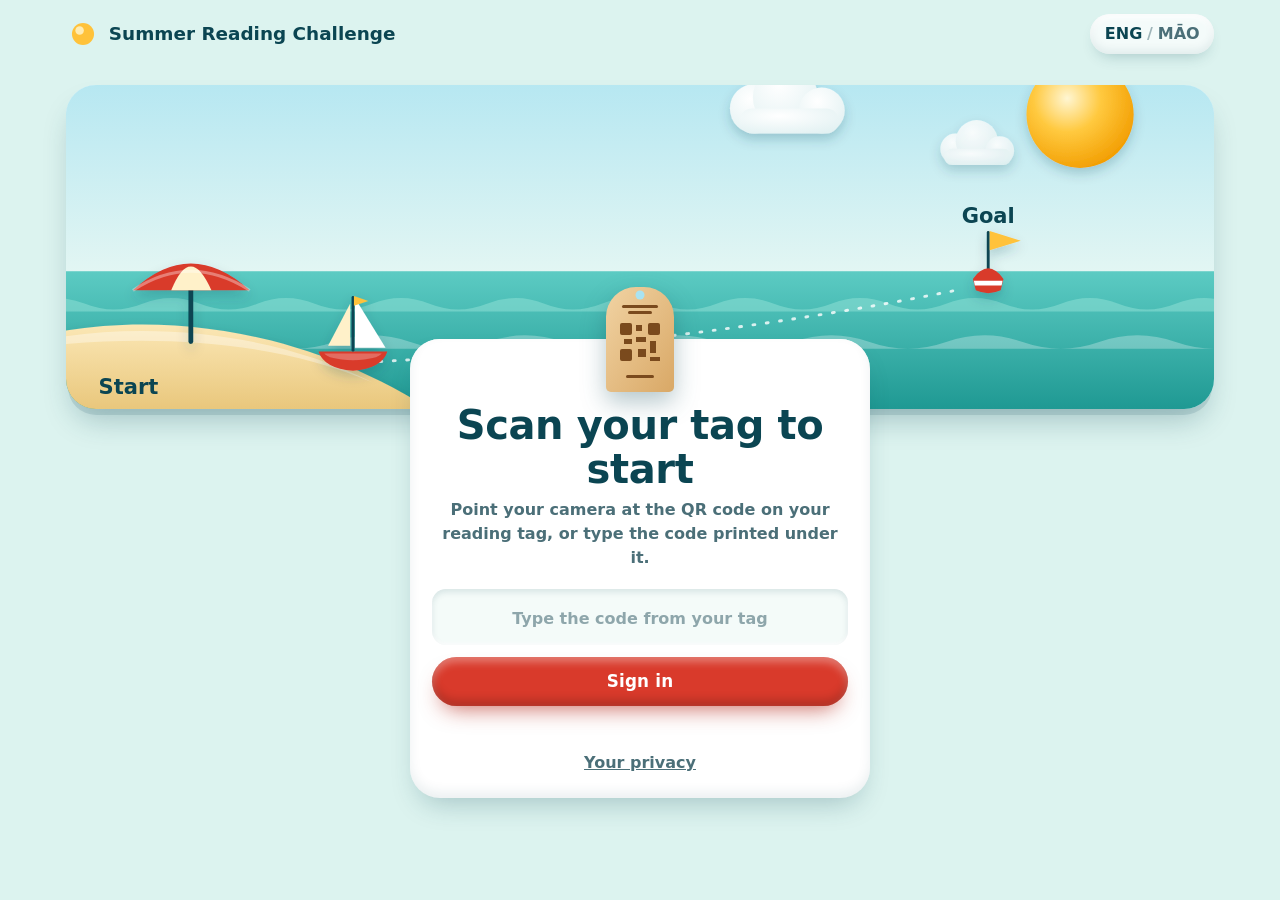
<file: public/index.html>
<!DOCTYPE html>
<html lang="en">
<head>
  <meta charset="UTF-8" />
  <meta http-equiv="Content-Security-Policy" content="default-src 'self'; script-src 'self'; style-src 'self' https://fonts.googleapis.com; font-src https://fonts.gstatic.com; img-src 'self' data: blob:; connect-src 'self' https://egvxyzdipuyixqtmeqkk.supabase.co; media-src 'self' blob: mediastream:; object-src 'none'; base-uri 'none'; form-action 'self'" />
  <meta name="viewport" content="width=device-width, initial-scale=1, viewport-fit=cover" />
  <meta name="referrer" content="no-referrer" />
  <meta name="theme-color" content="#a9e3f1" />
  <title>Summer Reading Challenge</title>
  <link rel="icon" href="data:image/svg+xml,%3Csvg xmlns='http://www.w3.org/2000/svg' viewBox='0 0 100 100'%3E%3Ctext y='.9em' font-size='90'%3E%E2%98%80%EF%B8%8F%3C/text%3E%3C/svg%3E" />
  <link rel="preconnect" href="https://fonts.googleapis.com">
  <link rel="preconnect" href="https://fonts.gstatic.com" crossorigin>
  <link href="https://fonts.googleapis.com/css2?family=Fredoka:wght@500;600;700&family=Nunito:wght@400;600;700;800&display=swap" rel="stylesheet">
  <link rel="stylesheet" href="css/style.css" />
  <script src="vendor/supabase.js" defer></script>
</head>
<body class="login-page">
  <header class="site-header">
    <div class="header-content">
      <p class="wordmark">
        <svg class="wordmark-sun" viewBox="0 0 40 40" aria-hidden="true"><circle cx="20" cy="20" r="13" fill="#ffc23a"/><circle cx="16" cy="16" r="5" fill="#fff6d2" opacity="0.8"/></svg>
        <span data-i18n="appTitle">Summer Reading Challenge</span>
      </p>
      <button id="langToggle" class="floating-lang-toggle" type="button" aria-label="Change language / Huri reo">
        <span data-lang-opt="en">ENG</span><span class="divider">/</span><span data-lang-opt="mi">MĀO</span>
      </button>
    </div>
  </header>

  <div class="coast"><div class="coast-frame" id="coast"></div></div>

  <main class="login-card card">
    <!-- A clay version of the bamboo reading tag -->
    <svg class="tag-pic" viewBox="0 0 76 112" aria-hidden="true">
      <defs>
        <linearGradient id="bamboo" x1="0" y1="0" x2="1" y2="1"><stop offset="0" stop-color="#f1d3a3"/><stop offset="1" stop-color="#d9a866"/></linearGradient>
      </defs>
      <path d="M4 34 A30 30 0 0 1 34 4 H42 A30 30 0 0 1 72 34 V104 A5 5 0 0 1 67 109 H9 A5 5 0 0 1 4 104 Z" fill="url(#bamboo)"/>
      <circle cx="38" cy="12" r="4.5" fill="#a9e3f1"/>
      <g fill="#7a4a1d">
        <rect x="20" y="22" width="36" height="3" rx="1.5"/><rect x="26" y="28" width="24" height="3" rx="1.5"/>
        <rect x="18" y="40" width="12" height="12" rx="2"/><rect x="46" y="40" width="12" height="12" rx="2"/><rect x="18" y="66" width="12" height="12" rx="2"/>
        <rect x="34" y="42" width="6" height="6"/><rect x="34" y="54" width="10" height="5"/><rect x="48" y="58" width="6" height="12"/>
        <rect x="22" y="56" width="8" height="5"/><rect x="36" y="66" width="8" height="8"/><rect x="48" y="74" width="10" height="4"/>
        <rect x="24" y="92" width="28" height="3" rx="1.5"/>
      </g>
    </svg>
    <h1 data-i18n="loginTitle">Scan your tag to start</h1>
    <p class="lead" data-i18n="loginHelp">Point your camera at the QR code on your reading tag, or type the code printed under it.</p>

    <form id="codeForm" class="stack" autocomplete="off">
      <label class="sr-only" for="codeInput">Tag code</label>
      <input id="codeInput" class="code-input" inputmode="text" autocapitalize="characters"
             spellcheck="false" maxlength="24" data-i18n-placeholder="codePlaceholder" required />
      <button id="signInBtn" class="btn btn-primary" type="submit" data-i18n="signIn">Sign in</button>
      <p id="loginMessage" class="message" role="status" aria-live="polite"></p>
    </form>
    <a class="privacy-link" href="privacy.html" data-i18n="privacyLink">Your privacy</a>

    <div id="setupWarning" class="notice hidden">
      Supabase isn’t set up yet. Edit <code>js/config.js</code> (see the README).
    </div>
  </main>

  <script type="module" src="js/login.js"></script>
</body>
</html>
</file>
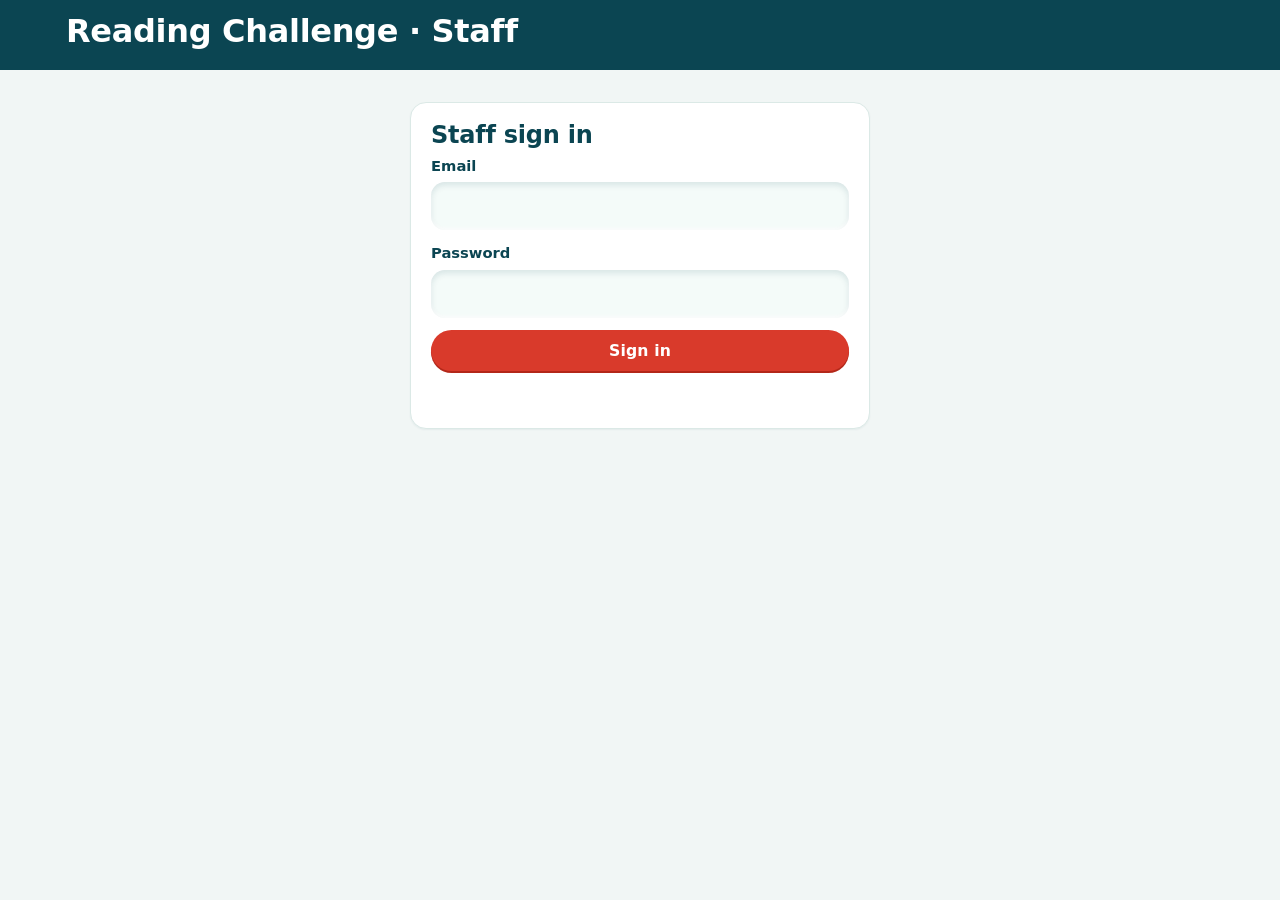
<file: public/admin.html>
<!DOCTYPE html>
<html lang="en">
<head>
  <meta charset="UTF-8" />
  <meta http-equiv="Content-Security-Policy" content="default-src 'self'; script-src 'self'; style-src 'self' https://fonts.googleapis.com; font-src https://fonts.gstatic.com; img-src 'self' data: blob:; connect-src 'self' https://egvxyzdipuyixqtmeqkk.supabase.co; media-src 'self' blob: mediastream:; object-src 'none'; base-uri 'none'; form-action 'self'" />
  <meta name="viewport" content="width=device-width, initial-scale=1" />
  <meta name="referrer" content="no-referrer" />
  <meta name="robots" content="noindex" />
  <title>Reading Challenge Admin</title>
  <link rel="preconnect" href="https://fonts.googleapis.com">
  <link rel="preconnect" href="https://fonts.gstatic.com" crossorigin>
  <link href="https://fonts.googleapis.com/css2?family=Fredoka:wght@500;600;700&family=Nunito:wght@400;600;700;800&display=swap" rel="stylesheet">
  <link rel="stylesheet" href="css/style.css" />
  <script src="vendor/supabase.js" defer></script>
  <script src="vendor/qrcode.js" defer></script>
</head>
<body class="admin">
  <header class="site-header no-print">
    <div class="header-content">
      <h1>Reading Challenge · Staff</h1>
      <div class="header-actions">
        <span id="staffEmail" class="muted"></span>
        <button id="adminSignOut" class="btn btn-ghost hidden" type="button">Sign out</button>
      </div>
    </div>
  </header>

  <main id="signInView" class="login-card card no-print hidden">
    <h2>Staff sign in</h2>
    <form id="staffForm" class="stack">
      <label>Email <input id="staffEmailInput" type="email" autocomplete="username" required /></label>
      <label>Password <input id="staffPassword" type="password" autocomplete="current-password" required /></label>
      <button class="btn btn-primary" type="submit">Sign in</button>
      <p id="staffMessage" class="message" role="status"></p>
    </form>
  </main>

  <main id="adminView" class="admin-main hidden">
    <nav class="tabs no-print" role="tablist" aria-label="Staff sections">
      <button role="tab" data-tab="today" class="active">Today</button>
      <button role="tab" data-tab="desk">Desk</button>
      <button role="tab" data-tab="prizes">Prizes</button>
      <button role="tab" data-tab="readers">Readers</button>
      <button role="tab" data-tab="content">Content</button>
      <button role="tab" data-tab="settings">Settings</button>
    </nav>

    <!-- ===================== TODAY ===================== -->
    <section data-panel="today" class="panel no-print">
      <div id="todayStats" class="kpis"></div>

      <div class="grid grid-even">
        <div class="card">
          <div class="card-head"><h3>Prizes to hand out</h3><span id="todayPrizeCount" class="pill"></span></div>
          <p class="tiny-note">When a winner comes in, scan their tag at the <strong>Desk</strong> to hand it over.</p>
          <ul id="todayPrizes" class="list rows"></ul>
          <button class="btn btn-small btn-secondary spaced" type="button" data-goto="prizes">All prizes</button>
        </div>

        <div class="card">
          <div class="card-head">
            <h3>Check new names and titles</h3>
            <label class="sr-only" for="recentDays">Period</label>
            <select id="recentDays">
              <option value="1">Last 24 hours</option>
              <option value="3">Last 3 days</option>
              <option value="7">Last 7 days</option>
            </select>
          </div>
          <p class="field-label">Display names</p>
          <ul id="todayNames" class="list rows"></ul>
          <p class="field-label spaced">Book titles</p>
          <ul id="todayTitles" class="list rows"></ul>
        </div>
      </div>

      <div id="todayDeletedCard" class="card hidden">
        <h3>Deleted accounts</h3>
        <p class="tiny-note">Kids who deleted their account. Restore within 14 days if it was a mistake or someone else used their tag.</p>
        <ul id="todayDeleted" class="list rows"></ul>
      </div>
    </section>

    <!-- ===================== DESK ===================== -->
    <section data-panel="desk" class="panel no-print hidden">
      <div class="desk">
        <div class="card stack desk-scan">
          <h3>Scan a tag</h3>
          <form id="scanForm" class="input-row" autocomplete="off">
            <label class="sr-only" for="scanInput">Tag code</label>
            <input id="scanInput" class="grow code-input" placeholder="Scan or type a tag code" spellcheck="false" />
            <button class="btn btn-sea" type="submit">Find</button>
          </form>
          <div class="input-row">
            <button id="cameraBtn" class="btn btn-secondary btn-small" type="button">📷 Use camera</button>
            <label class="check"><input id="instantMode" type="checkbox" /> Add the bonus straight after each scan</label>
          </div>
          <video id="scanVideo" class="scan-video hidden" playsinline muted></video>
          <p id="scanMessage" class="message" role="status" aria-live="polite"></p>
          <div class="find-name">
            <label class="field-label" for="nameSearch">No tag with them? Find them by name</label>
            <input id="nameSearch" type="search" placeholder="Type a display name or note…" autocomplete="off" spellcheck="false" />
            <ul id="nameResults" class="list name-results"></ul>
          </div>
        </div>

        <div class="card stack desk-reader">
          <div class="reader-head">
            <div class="grow">
              <h3 id="awardWho">Nobody selected</h3>
              <p id="awardInfo" class="muted">Scan a tag, or find someone by name, to give bonus minutes or hand over a prize.</p>
            </div>
            <span id="deskBadge" class="pill hidden"></span>
          </div>
          <p id="awardMessage" class="message ok" role="status" aria-live="polite"></p>

          <div id="prizePanel" class="hidden">
            <p class="field-label">Prizes</p>
            <ul id="readerPrizes" class="list rows"></ul>
          </div>

          <form id="awardForm" class="desk-bonus hidden">
            <p class="field-label">Bonus minutes for…</p>
            <div class="chips" id="reasonChips"></div>
            <div class="input-row">
              <label class="sr-only" for="reasonInput">Reason</label>
              <input id="reasonInput" class="grow" maxlength="80" placeholder="Or type a reason" />
              <label class="sr-only" for="bonusInput">Minutes</label>
              <input id="bonusInput" class="narrow" type="number" min="1" max="300" />
            </div>
            <div class="chips" id="bonusChips"></div>
            <button id="awardBtn" class="btn btn-primary" type="submit" disabled>Add bonus</button>
          </form>

          <details id="givePrizeBox" class="fold hidden">
            <summary>Give this reader a prize</summary>
            <form id="givePrizeForm" class="input-row spaced" autocomplete="off">
              <label class="grow">Prize <input id="givePrizeInput" maxlength="120" placeholder="e.g. Book voucher" /></label>
              <label>Collect by <input id="givePrizeDate" type="date" /></label>
              <button class="btn btn-sea" type="submit">Give prize</button>
            </form>
            <p id="prizeMessage" class="message ok" role="status" aria-live="polite"></p>
          </details>
        </div>
      </div>

      <details class="card fold">
        <summary><strong>Recent bonus minutes</strong></summary>
        <ul id="bonusList" class="list rows spaced"></ul>
      </details>
    </section>

    <!-- ===================== PRIZES ===================== -->
    <section data-panel="prizes" class="panel no-print hidden">
      <div class="card">
        <div class="card-head"><h3>Waiting to be collected</h3><span id="openCount" class="pill"></span></div>
        <p class="tiny-note">Overdue first. To hand one over, scan the winner's tag at the <strong>Desk</strong>.
          To give a prize to one reader, open them at the Desk, or tick readers on the Leaderboard.</p>
        <label class="sr-only" for="prizeFilter">Filter</label>
        <input id="prizeFilter" placeholder="Filter by name, note or prize…" />
        <ul id="openPrizes" class="list rows spaced"></ul>
      </div>

      <form id="drawForm" class="card stack" autocomplete="off">
        <h3>Run a prize draw</h3>
        <p class="tiny-note">Picks winners at random from readers who have chosen a name and logged reading.
          Winners see a “You won” message and bring their tag to the desk.</p>
        <div class="input-row">
          <label class="grow">Prize <input name="prize" maxlength="120" placeholder="e.g. $20 book voucher" required /></label>
          <label>Winners <input name="count" type="number" min="1" max="100" value="1" required /></label>
          <label>Collect by <input name="collectBy" type="date" /></label>
        </div>
        <div class="input-row">
          <label>Minimum minutes <input name="min" type="number" min="0" value="0" /></label>
          <label>Read in the last … days <input name="days" type="number" min="1" placeholder="any time" /></label>
        </div>
        <label class="check"><input name="weighted" type="checkbox" /> More minutes = more chances</label>
        <label class="check"><input name="exclude" type="checkbox" checked /> Skip readers who already won a draw</label>
        <div class="input-row">
          <button class="btn btn-primary" type="submit">Draw winners</button>
          <span id="drawPreview" class="pill"></span>
        </div>
        <p id="drawMessage" class="message" role="status" aria-live="polite"></p>
      </form>

      <details class="card fold">
        <summary><strong>History</strong>: every draw and prize, including cancelled ones</summary>
        <div id="drawList" class="stack spaced"></div>
      </details>
    </section>

    <!-- ===================== READERS ===================== -->
    <section data-panel="readers" class="panel hidden">
      <div class="subtabs no-print" role="tablist" aria-label="Readers views">
        <button type="button" role="tab" data-sub="board" aria-selected="true">Leaderboard</button>
        <button type="button" role="tab" data-sub="tags" aria-selected="false">All tags &amp; new tags</button>
      </div>

      <div data-subpanel="board">
        <div class="card no-print">
          <div class="card-head">
            <h3>Leaderboard</h3>
            <label>Show
              <select id="boardPeriod">
                <option value="">Whole summer (what kids see)</option>
                <option value="7">Last 7 days</option>
                <option value="14">Last 14 days</option>
                <option value="30">Last 30 days</option>
              </select>
            </label>
          </div>
          <p class="tiny-note">Tick readers to give them a prize or bonus minutes together. Only readers with a name and minutes appear here.</p>
          <div class="input-row">
            <input id="boardSearch" type="search" class="grow" placeholder="Find a name or note…" autocomplete="off" />
            <span class="muted">Tick top</span>
            <button class="btn btn-small" type="button" data-top="3">3</button>
            <button class="btn btn-small" type="button" data-top="5">5</button>
            <button class="btn btn-small" type="button" data-top="10">10</button>
            <button id="boardClear" class="btn btn-small" type="button">Clear</button>
          </div>
          <div class="table-wrap spaced">
            <table id="boardTable">
              <thead><tr><th><span class="sr-only">Select</span></th><th>#</th><th>Name</th><th>Minutes</th><th>Prizes</th><th></th></tr></thead>
              <tbody></tbody>
            </table>
          </div>
        </div>

        <div id="boardBar" class="card board-bar no-print hidden" aria-live="polite">
          <p class="field-label" id="boardPicked"></p>
          <form id="boardPrizeForm" class="input-row" autocomplete="off">
            <label class="grow">Give them a prize <input id="boardPrize" maxlength="120" placeholder="e.g. Top reader this week" /></label>
            <label>Collect by <input id="boardPrizeDate" type="date" /></label>
            <button class="btn btn-sea" type="submit">Give prize</button>
          </form>
          <form id="boardBonusForm" class="input-row" autocomplete="off">
            <label class="grow">Or bonus minutes for <input id="boardReason" maxlength="80" placeholder="e.g. Book review" list="presetReasons" /></label>
            <label>Minutes <input id="boardMinutes" type="number" min="1" max="300" value="10" /></label>
            <button class="btn btn-primary" type="submit">Add bonus</button>
          </form>
          <datalist id="presetReasons"></datalist>
          <p id="boardMessage" class="message ok" role="status"></p>
        </div>
      </div>

      <div data-subpanel="tags" class="hidden">
        <div class="card no-print">
          <h3>Make new tags</h3>
          <p id="siteUrlNote" class="tiny-note"></p>
          <form id="createForm" class="input-row">
            <label>How many <input id="createCount" type="number" min="1" max="500" value="10" required /></label>
            <label class="grow">Note (staff only, e.g. branch or batch) <input id="createNote" maxlength="200" /></label>
            <label>Make
              <select id="outputMode">
                <option value="laser">Laser tags (SVG)</option>
                <option value="paper">Paper cards (print)</option>
                <option value="both">Both</option>
              </select>
            </label>
            <button class="btn btn-primary" type="submit">Create</button>
          </form>
          <details class="fold">
            <summary>Laser tag settings</summary>
            <div class="input-row">
              <label>Tag width (mm) <input id="tagWidth" type="number" min="25" max="80" step="0.5" /></label>
              <label>Bed width (mm) <input id="bedWidth" type="number" min="50" max="2000" /></label>
              <label>Bed height (mm) <input id="bedHeight" type="number" min="50" max="2000" /></label>
              <label class="check"><input id="showCode" type="checkbox" /> Typed code under QR</label>
            </div>
            <p class="tiny-note" id="laserFit"></p>
          </details>
          <p class="tiny-note">Codes are shown only once, right after you create them. Save the laser files or print straight away.
            A lost tag can be replaced with “New card” below.</p>
        </div>

        <div id="laserOutput" class="card no-print hidden"></div>

        <div class="card no-print">
          <input id="readerSearch" placeholder="Search name or note…" />
          <div class="table-wrap spaced">
            <table id="readersTable">
              <thead><tr><th>Name</th><th>Note</th><th>Minutes</th><th>Last read</th><th>Created</th><th></th></tr></thead>
              <tbody></tbody>
            </table>
          </div>
        </div>

        <div id="readerLogs" class="card no-print hidden"></div>
      </div>

      <div id="printSheet" class="print-sheet"></div>
    </section>

    <!-- ===================== CONTENT ===================== -->
    <section data-panel="content" class="panel no-print hidden">
      <div class="subtabs" role="tablist" aria-label="Content">
        <button type="button" role="tab" data-sub="bingo" aria-selected="true">Bingo</button>
        <button type="button" role="tab" data-sub="news" aria-selected="false">News</button>
        <button type="button" role="tab" data-sub="books" aria-selected="false">Books</button>
        <button type="button" role="tab" data-sub="words" aria-selected="false">Blocked words</button>
      </div>

      <div data-subpanel="bingo" class="card">
        <div class="card-head">
          <h3>Bingo board</h3>
          <span id="bingoSaveMessage" class="message ok" role="status"></span>
          <button id="bingoSave" class="btn btn-primary btn-small" type="button" disabled>Save changes</button>
        </div>
        <p class="tiny-note">Edit any square, then press Save changes. Changed rows are highlighted. Leave te reo fields empty to show English.
          Changing a bonus only affects squares ticked from now on.</p>
        <div class="table-wrap">
          <table id="bingoTable">
            <thead><tr><th>#</th><th>Icon</th><th>Title (EN)</th><th>Description (EN)</th><th>Title (MI)</th><th>Description (MI)</th><th>Bonus</th></tr></thead>
            <tbody></tbody>
          </table>
        </div>
      </div>

      <div data-subpanel="news" class="hidden">
        <form id="newsForm" class="card stack">
          <h3>New announcement</h3>
          <label>Title (EN) <input name="title_en" maxlength="120" required /></label>
          <label>Body (EN) <textarea name="body_en" maxlength="2000" rows="4" required></textarea></label>
          <label>Title (MI, optional) <input name="title_mi" maxlength="120" /></label>
          <label>Body (MI, optional) <textarea name="body_mi" maxlength="2000" rows="4"></textarea></label>
          <label class="check"><input type="checkbox" name="published" checked /> Publish now</label>
          <button class="btn btn-primary" type="submit">Save</button>
        </form>
        <div class="card"><ul id="newsList" class="list rows"></ul></div>
      </div>

      <div data-subpanel="books" class="card hidden">
        <h3>Books</h3>
        <p class="tiny-note">Every book title kids have logged. Hide a title to remove it from book suggestions and Community favourites.</p>
        <input id="bookSearch" placeholder="Search titles…" />
        <div class="table-wrap spaced">
          <table id="booksTable">
            <thead><tr><th>Title</th><th>Readers</th><th>Rating</th><th></th></tr></thead>
            <tbody></tbody>
          </table>
        </div>
      </div>

      <div data-subpanel="words" class="card hidden">
        <form id="wordForm" class="input-row">
          <label class="grow">Block a word in names and book titles
            <input id="wordInput" pattern="[A-Za-zĀĒĪŌŪāēīōū0-9]{2,40}" required /></label>
          <button class="btn btn-primary" type="submit">Add</button>
        </form>
        <p class="tiny-note">Names are blocked if the word appears anywhere in them. Book titles are blocked if a word starts with it (so “fucking” is caught), and short words only as a whole word, so “Sussex” is fine. Look-alikes such as <code>sh1t</code>, <code>f.u.c.k</code> and macron tricks are caught too. Names also can’t contain library, Kāpiti, council, staff or admin.</p>
        <ul id="wordList" class="word-chips"></ul>
      </div>
    </section>

    <!-- ===================== SETTINGS ===================== -->
    <section data-panel="settings" class="panel no-print hidden">
      <div class="grid grid-even">
        <form id="settingsForm" class="card stack">
          <h3>Challenge</h3>
          <label>Community goal (minutes) <input name="community_goal" type="number" min="1" required /></label>
          <label>Challenge starts (NZ date, blank = open now) <input name="starts_on" type="date" /></label>
          <label>Challenge ends (NZ date, blank = no end) <input name="ends_on" type="date" /></label>
          <label>Max minutes per session <input name="max_session_minutes" type="number" min="1" max="600" required /></label>
          <label>Max minutes per reader per day <input name="max_daily_minutes" type="number" min="1" max="1440" required /></label>
          <label>Bingo bonus for each finished row, column or diagonal (minutes) <input name="bingo_line_bonus" type="number" min="0" max="300" required /></label>
          <label>Bingo bonus for a full card (minutes) <input name="bingo_card_bonus" type="number" min="0" max="1000" required /></label>
          <p class="tiny-note">Bingo bonuses are on top of each square's own bonus. Changes apply to lines finished from now on.</p>
        <label>Where kids collect prizes
          <textarea name="prize_pickup" rows="2" maxlength="200" placeholder="Bring your reading tag to a library desk to collect it."></textarea></label>
        <p class="tiny-note">Shown on a winner's page and in the “You won” popup, and used when you post winners to News.
          For example: “Bring your reading tag to the front desk at Paraparaumu Library to collect it.” Leave empty for the wording above.</p>
          <button class="btn btn-primary" type="submit">Save settings</button>
          <p id="settingsMessage" class="message ok" role="status"></p>
        </form>

        <div class="stack">
          <div class="card stack tag-address">
            <h3>Tag address</h3>
            <p class="tiny-note">The web address built into every tag's QR code. Scanning a tag opens this address.</p>
            <p class="tag-address-now"><span class="field-label">New tags will open</span><strong id="tagAddressNow"></strong></p>
            <div class="notice warn-notice">
              <strong>Changing this only affects tags made after you save.</strong>
              Tags that have already been made keep the address they were made with, forever. You can't update them.
              Keep any old address working (or forwarding to the new one) for as long as those tags are in use.
            </div>
            <details id="tagAddressEdit" class="fold">
              <summary>Change the tag address…</summary>
              <form id="tagAddressForm" class="stack spaced" autocomplete="off">
                <label>New address <input id="tagAddressNew" type="url" placeholder="https://…/" spellcheck="false" /></label>
                <label>Type it again <input id="tagAddressConfirm" type="url" spellcheck="false" /></label>
                <p class="tiny-note">Must start with https:// and end with /. Test it first: it should open the kids' sign-in page.</p>
                <p class="tiny-note">For safety, only these web hosts are allowed: <strong id="tagHosts"></strong>.
                  Moving to a new host (say a council website) needs a developer to approve it first, so a stolen staff login can't point new tags at another site.</p>
                <div class="input-row">
                  <button id="tagAddressTest" class="btn btn-secondary btn-small" type="button">Test this address</button>
                  <button class="btn btn-primary btn-small" type="submit">Save new address</button>
                </div>
                <p id="tagAddressMessage" class="message" role="status"></p>
              </form>
            </details>
            <details class="fold">
              <summary>Address history</summary>
              <p class="tiny-note">Which address tags were made with, and from when. Tags made in each period point to that address.</p>
              <ul id="tagAddressHistory" class="list rows"></ul>
            </details>
          </div>

          <div class="card stack">
            <h3>Bonus reasons at the Desk</h3>
            <label for="presetText" class="tiny-note">One per line. Add default minutes after a comma, e.g. “Lego club, 20”.</label>
            <textarea id="presetText" rows="6" spellcheck="true"></textarea>
            <div class="input-row">
              <button id="savePresets" class="btn btn-secondary" type="button">Save reasons</button>
              <span id="presetMessage" class="message ok" role="status"></span>
            </div>
          </div>

          <div class="card stack">
            <h3>Download</h3>
            <p class="tiny-note">Spreadsheets (CSV) for reports or before starting a new season.</p>
            <div class="input-row">
              <button id="exportReaders" class="btn btn-secondary btn-small" type="button">Readers</button>
              <button id="exportLogs" class="btn btn-secondary btn-small" type="button">Reading log</button>
              <button id="exportPrizes" class="btn btn-secondary btn-small" type="button">Prizes</button>
            </div>
            <p id="exportMessage" class="message ok" role="status"></p>
          </div>

          <div class="card stack">
            <h3>Start a new season</h3>
            <p class="tiny-note">Clears all reading, bingo, bookshelves, ratings, bonus minutes and prize draws, and sets everyone back to 0.
              Keeps tags (kids can reuse them), display names, hidden titles, the bingo board, news and settings.
              <strong>Download the spreadsheets first</strong> if you need this season's numbers.</p>
            <div><button id="newSeasonBtn" class="btn btn-small danger" type="button">Start a new season…</button></div>
            <p id="seasonMessage" class="message" role="status"></p>
          </div>
        </div>
      </div>
    </section>
  </main>

  <script type="module" src="js/admin.js"></script>
</body>
</html>
</file>
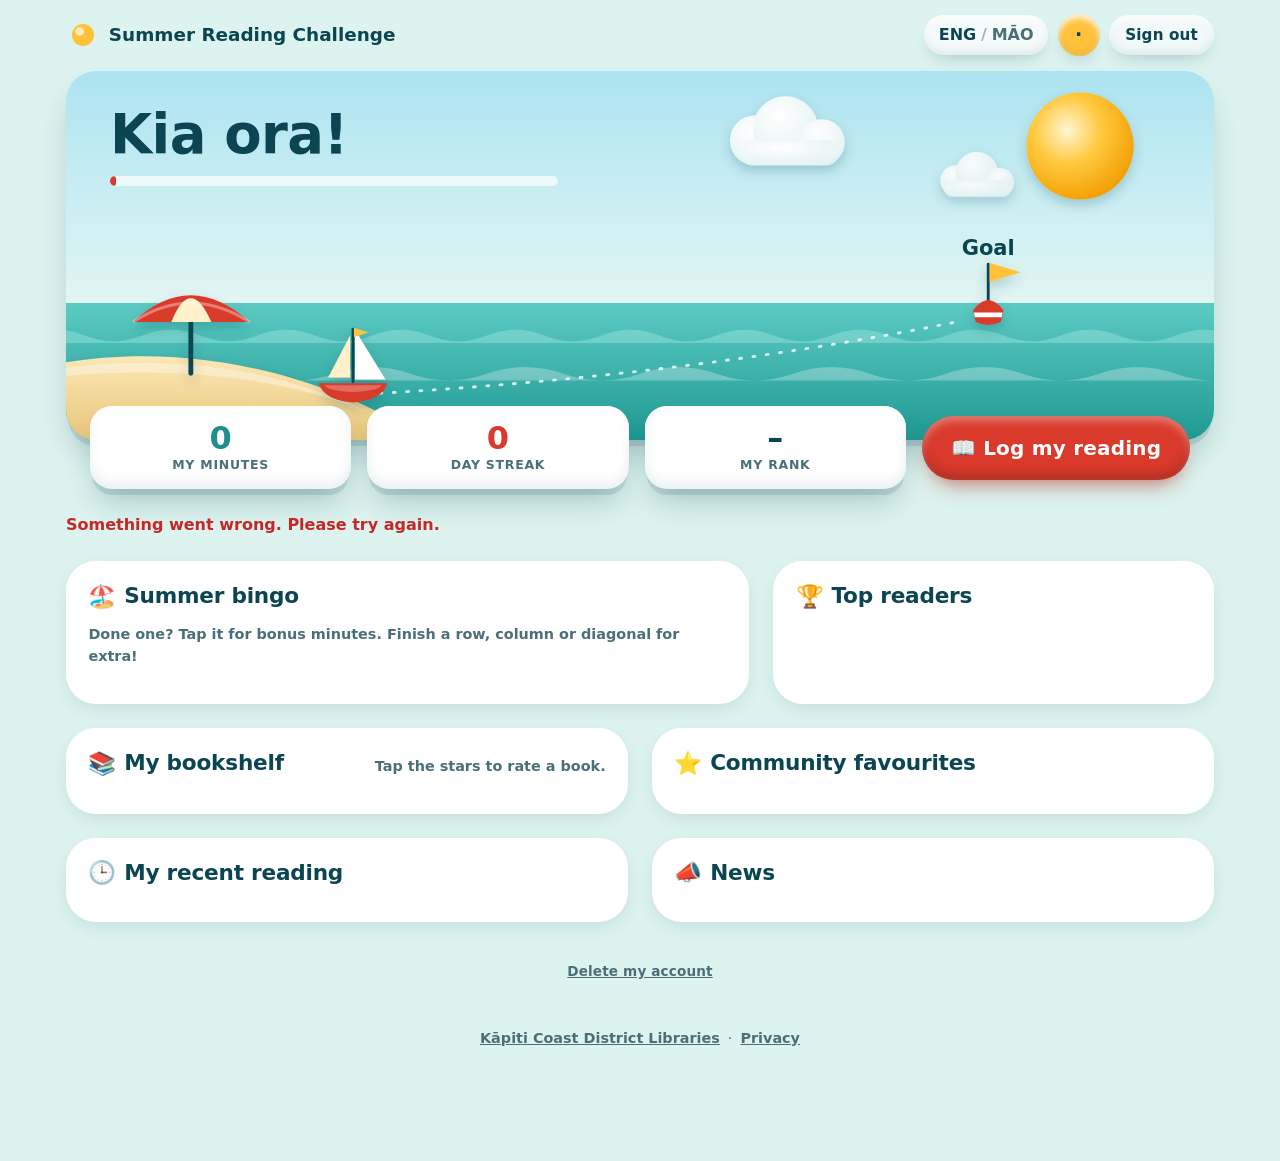
<file: public/app.html>
<!DOCTYPE html>
<html lang="en">
<head>
  <meta charset="UTF-8" />
  <meta http-equiv="Content-Security-Policy" content="default-src 'self'; script-src 'self'; style-src 'self' https://fonts.googleapis.com; font-src https://fonts.gstatic.com; img-src 'self' data: blob:; connect-src 'self' https://egvxyzdipuyixqtmeqkk.supabase.co; media-src 'self' blob: mediastream:; object-src 'none'; base-uri 'none'; form-action 'self'" />
  <meta name="viewport" content="width=device-width, initial-scale=1, viewport-fit=cover" />
  <meta name="referrer" content="no-referrer" />
  <meta name="theme-color" content="#a9e3f1" />
  <title>Summer Reading Challenge</title>
  <link rel="icon" href="data:image/svg+xml,%3Csvg xmlns='http://www.w3.org/2000/svg' viewBox='0 0 100 100'%3E%3Ctext y='.9em' font-size='90'%3E%E2%98%80%EF%B8%8F%3C/text%3E%3C/svg%3E" />
  <link rel="preconnect" href="https://fonts.googleapis.com">
  <link rel="preconnect" href="https://fonts.gstatic.com" crossorigin>
  <link href="https://fonts.googleapis.com/css2?family=Fredoka:wght@500;600;700&family=Nunito:wght@400;600;700;800&display=swap" rel="stylesheet">
  <link rel="stylesheet" href="css/style.css" />
  <script src="vendor/supabase.js" defer></script>
</head>
<body>
  <header class="site-header">
    <div class="header-content">
      <p class="wordmark">
        <svg class="wordmark-sun" viewBox="0 0 40 40" aria-hidden="true"><circle cx="20" cy="20" r="13" fill="#ffc23a"/><circle cx="16" cy="16" r="5" fill="#fff6d2" opacity="0.8"/></svg>
        <span data-i18n="appTitle">Summer Reading Challenge</span>
      </p>
      <div class="header-actions">
        <button id="langToggle" class="floating-lang-toggle" type="button" aria-label="Change language / Huri reo">
          <span data-lang-opt="en">ENG</span><span class="divider">/</span><span data-lang-opt="mi">MĀO</span>
        </button>
        <div class="profile" id="profileInitial" aria-hidden="true">·</div>
        <button id="signOutBtn" class="btn btn-ghost" type="button" data-i18n="signOut">Sign out</button>
      </div>
    </div>
  </header>

  <section class="coast" aria-labelledby="welcomeMessage">
    <div class="coast-frame" id="coast">
      <div class="coast-text">
        <h2 id="welcomeMessage">Kia ora!</h2>
        <p id="communityLine"></p>
        <div class="goal-meter" aria-hidden="true"><i id="goalFill"></i></div>
        <p class="goal-cap"><span id="goalPct"></span><span id="goalOf"></span></p>
      </div>
    </div>
  </section>

  <main class="dash" id="dashboard" aria-busy="true">
    <div class="stats">
      <div class="stat clay minutes"><div class="stat-value" id="myMinutes">0</div><div class="stat-label" data-i18n="yourMinutes"></div></div>
      <div class="stat clay streak"><div class="stat-value" id="streak">0</div><div class="stat-label" data-i18n="daysStreak"></div></div>
      <div class="stat clay stat-rank"><div class="stat-value" id="rank">–</div><div class="stat-label" data-i18n="yourRank"></div></div>
      <button id="logBtn" class="btn btn-primary log-cta" type="button">📖 <span data-i18n="logMyReading">Log my reading</span></button>
    </div>

    <p id="closedBanner" class="notice banner closed-banner hidden" data-i18n="closed"></p>
    <p id="pageMessage" class="message banner" role="status" aria-live="polite"></p>
    <div id="prizes"></div>
    <div id="newsFlash"></div>

    <div class="grid">
      <section class="card" aria-labelledby="bingoHeading">
        <div class="section-head">
          <h3 id="bingoHeading"><span class="emoji" aria-hidden="true">🏖️</span><span data-i18n="bingo">Summer bingo</span></h3>
          <p data-i18n="bingoHint"></p>
        </div>
        <div id="bingoBoard" class="bingo-board"></div>
        <p id="bingoMessage" class="message ok bingo-message" role="status" aria-live="polite"></p>
      </section>

      <section class="card" aria-labelledby="leadersHeading">
        <div class="section-head">
          <h3 id="leadersHeading"><span class="emoji" aria-hidden="true">🏆</span><span data-i18n="topReaders">Top readers</span></h3>
        </div>
        <ol id="leaderboard" class="list"></ol>
      </section>
    </div>

    <div class="grid grid-even">
      <section class="card" aria-labelledby="shelfHeading">
        <div class="section-head">
          <h3 id="shelfHeading"><span class="emoji" aria-hidden="true">📚</span><span data-i18n="myBookshelf">My bookshelf</span></h3>
          <p id="shelfHint" data-i18n="shelfHint"></p>
        </div>
        <ul id="bookshelf" class="shelf scroll"></ul>
      </section>

      <section class="card" aria-labelledby="favsHeading">
        <div class="section-head">
          <h3 id="favsHeading"><span class="emoji" aria-hidden="true">⭐</span><span data-i18n="communityFavs">Community favourites</span></h3>
        </div>
        <ol id="favourites" class="list"></ol>
      </section>
    </div>

    <div class="grid grid-even">
      <section class="card" aria-labelledby="recentHeading">
        <div class="section-head">
          <h3 id="recentHeading"><span class="emoji" aria-hidden="true">🕒</span><span data-i18n="recentReading">My recent reading</span></h3>
        </div>
        <ol id="recent" class="list"></ol>
      </section>

      <section class="card" aria-labelledby="newsHeading">
        <div class="section-head">
          <h3 id="newsHeading"><span class="emoji" aria-hidden="true">📣</span><span data-i18n="news">News</span></h3>
        </div>
        <div id="news" class="news"></div>
      </section>
    </div>
  </main>

  <div class="dash account-zone">
    <button id="deleteAccountBtn" class="btn btn-small" type="button" data-i18n="deleteAccount">Delete my account</button>
  </div>

  <div id="footerSlot"></div>

  <!-- You won! (shown once per prize) -->
  <dialog id="prizeDialog" class="modal prize-modal" aria-labelledby="prizeDialogTitle">
    <div class="prize-dialog-icon" aria-hidden="true">🎉</div>
    <h3 id="prizeDialogTitle"></h3>
    <p id="prizeDialogBody"></p>
    <p id="prizeDialogWhen" class="strong"></p>
    <div class="modal-actions">
      <button id="prizeDialogOk" class="btn btn-primary" type="button" data-i18n="prizeOk">Yay!</button>
    </div>
  </dialog>

  <!-- Delete account -->
  <dialog id="deleteDialog" class="modal" aria-labelledby="deleteTitle">
    <form id="deleteForm" class="stack" autocomplete="off">
      <h3 id="deleteTitle" data-i18n="deleteTitle">Delete your account?</h3>
      <p data-i18n="deleteBody"></p>
      <label for="deleteConfirm"><span id="deleteConfirmLabel"></span>
        <input id="deleteConfirm" autocomplete="off" spellcheck="false" />
      </label>
      <p id="deleteMessage" class="message" role="status" aria-live="polite"></p>
      <div class="modal-actions">
        <button id="deleteCancel" class="btn btn-secondary" type="button" data-i18n="cancel">Cancel</button>
        <button class="btn btn-small danger" type="submit" data-i18n="deleteForever">Delete my account</button>
      </div>
    </form>
  </dialog>

  <!-- Log reading -->
  <dialog id="logDialog" class="modal" aria-labelledby="logTitle">
    <button class="btn btn-secondary modal-close" type="button" data-close aria-label="Close">✕</button>
    <h3 id="logTitle" data-i18n="logMyReading">Log my reading</h3>
    <div class="autocomplete">
      <label for="bookTitle" data-i18n="whatBook">What are you reading?</label>
      <input id="bookTitle" type="text" maxlength="200" autocomplete="off" data-i18n-placeholder="bookTitlePlaceholder"
             role="combobox" aria-autocomplete="list" aria-controls="suggestions" aria-expanded="false" />
      <ul id="suggestions" class="suggestions hidden" role="listbox"></ul>
    </div>

    <div class="segmented" role="tablist">
      <button type="button" role="tab" id="tabType" aria-selected="true" aria-controls="panelType" data-i18n="typeIt">Type it in</button>
      <button type="button" role="tab" id="tabTimer" aria-selected="false" aria-controls="panelTimer" data-i18n="useTimer">Use the timer</button>
    </div>

    <form id="panelType" role="tabpanel" aria-labelledby="tabType" autocomplete="off">
      <p class="field-label" id="minsLabel" data-i18n="howMany">How many minutes?</p>
      <div class="chips" id="minuteChips" role="group" aria-labelledby="minsLabel"></div>
      <label class="field-label" for="minutes"><span data-i18n="otherAmount">Or type minutes</span>
        <input id="minutes" type="number" inputmode="numeric" min="1" max="120" data-i18n-placeholder="minsPlaceholder" />
      </label>
      <p class="tiny-note" id="maxSessionNote"></p>
      <div class="modal-actions">
        <button class="btn btn-primary" type="submit" data-i18n="saveSession">Save</button>
      </div>
    </form>

    <div id="panelTimer" role="tabpanel" aria-labelledby="tabTimer" class="timer-face hidden">
      <span id="timerDisplay" class="digital-clock">00:00</span>
      <button id="timerBtn" class="btn btn-sea" type="button" data-i18n="startTimer">Start timer</button>
      <p class="tiny-note" data-i18n="timerHint"></p>
    </div>

    <p id="logMessage" class="message" role="status" aria-live="polite"></p>
  </dialog>

  <!-- Pick a name -->
  <dialog id="nameDialog" class="modal" aria-labelledby="nameTitle">
    <form method="dialog" id="nameForm" class="stack">
      <h3 id="nameTitle" data-i18n="welcomeTitle"></h3>
      <p data-i18n="pickName"></p>
      <p class="tiny-note" data-i18n="noRealNames"></p>
      <label class="sr-only" for="nameInput">Display name</label>
      <input id="nameInput" maxlength="20" data-i18n-placeholder="namePlaceholder" autocomplete="off" required />
      <button id="nameIdea" class="btn btn-secondary btn-small" type="button" data-i18n="nameIdea">🎲 Pick one for me</button>
      <p id="nameMessage" class="message" role="status" aria-live="polite"></p>
      <button class="btn btn-primary" type="submit" data-i18n="startReading"></button>
    </form>
  </dialog>

  <!-- Bingo square -->
  <dialog id="bingoDialog" class="modal" aria-labelledby="bingoTitle">
    <div class="bingo-dialog-icon" id="bingoIcon" aria-hidden="true"></div>
    <h3 id="bingoTitle"></h3>
    <p id="bingoDescription"></p>
    <p id="bingoBonus" class="strong"></p>
    <div class="modal-actions">
      <button id="bingoCancel" class="btn btn-secondary" type="button" data-i18n="cancel"></button>
      <button id="bingoConfirm" class="btn btn-primary" type="button"></button>
    </div>
  </dialog>

  <canvas id="confetti" aria-hidden="true"></canvas>
  <script type="module" src="js/app.js"></script>
</body>
</html>
</file>
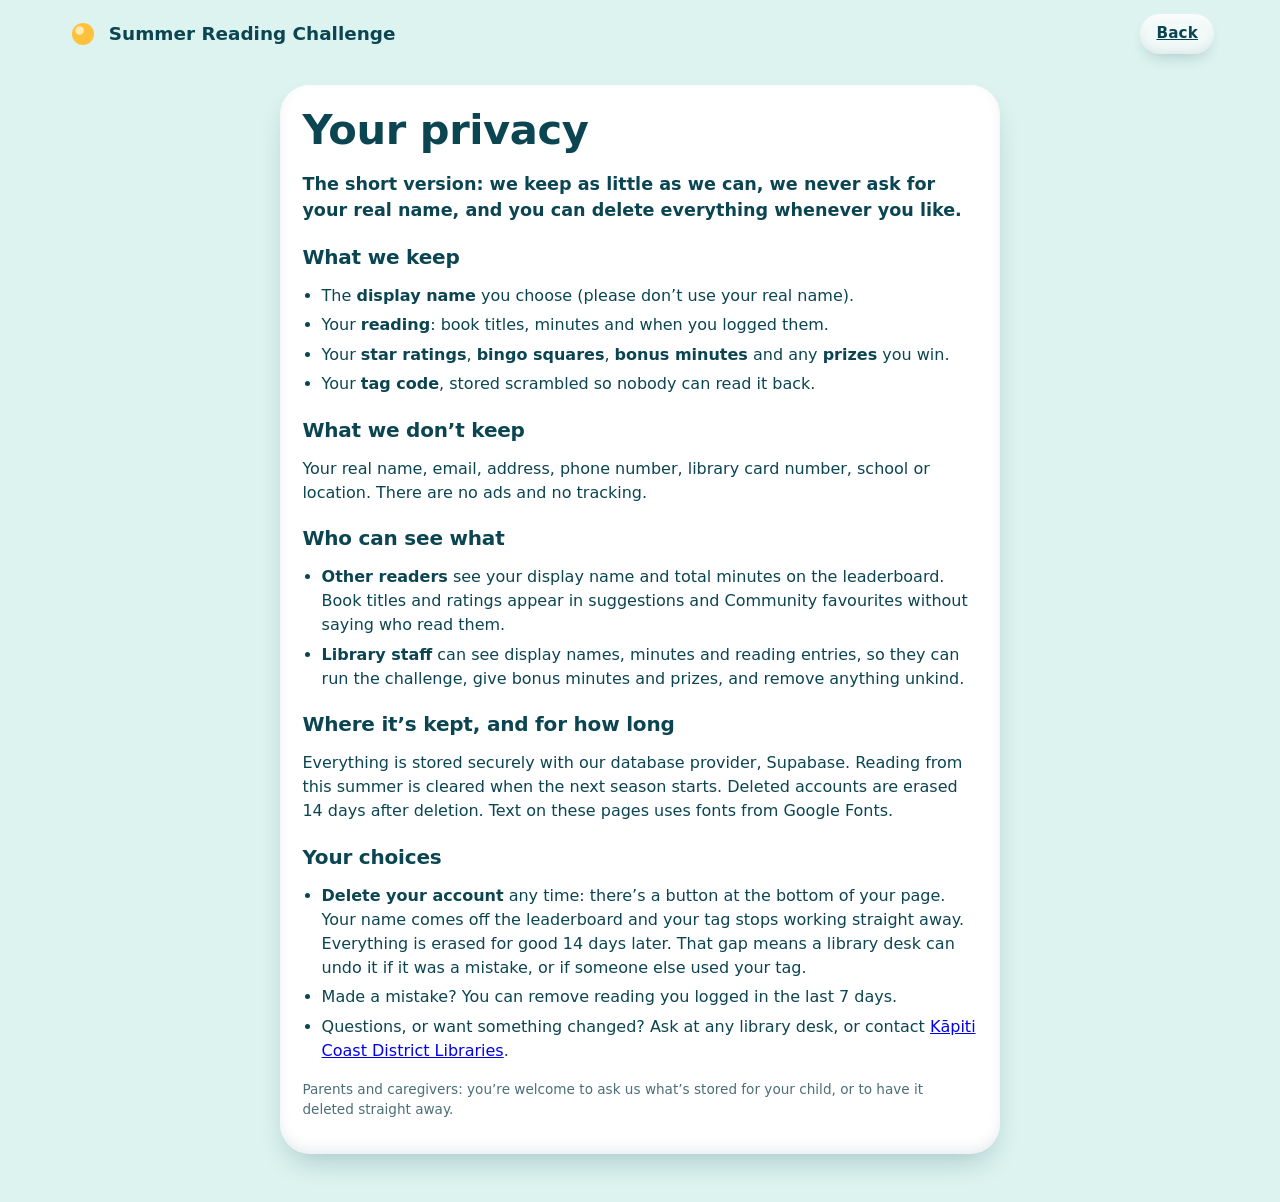
<file: public/privacy.html>
<!DOCTYPE html>
<html lang="en">
<head>
  <meta charset="UTF-8" />
  <meta http-equiv="Content-Security-Policy" content="default-src 'self'; script-src 'self'; style-src 'self' https://fonts.googleapis.com; font-src https://fonts.gstatic.com; img-src 'self' data:; object-src 'none'; base-uri 'none'; form-action 'none'" />
  <meta name="viewport" content="width=device-width, initial-scale=1, viewport-fit=cover" />
  <meta name="referrer" content="no-referrer" />
  <meta name="theme-color" content="#a9e3f1" />
  <title>Privacy · Summer Reading Challenge</title>
  <link rel="icon" href="data:image/svg+xml,%3Csvg xmlns='http://www.w3.org/2000/svg' viewBox='0 0 100 100'%3E%3Ctext y='.9em' font-size='90'%3E%E2%98%80%EF%B8%8F%3C/text%3E%3C/svg%3E" />
  <link rel="preconnect" href="https://fonts.googleapis.com">
  <link rel="preconnect" href="https://fonts.gstatic.com" crossorigin>
  <link href="https://fonts.googleapis.com/css2?family=Fredoka:wght@500;600;700&family=Nunito:wght@400;600;700;800&display=swap" rel="stylesheet">
  <link rel="stylesheet" href="css/style.css" />
</head>
<body>
  <header class="site-header">
    <div class="header-content">
      <p class="wordmark">
        <svg class="wordmark-sun" viewBox="0 0 40 40" aria-hidden="true"><circle cx="20" cy="20" r="13" fill="#ffc23a"/><circle cx="16" cy="16" r="5" fill="#fff6d2" opacity="0.8"/></svg>
        <span>Summer Reading Challenge</span>
      </p>
      <a class="btn btn-ghost" href="index.html">Back</a>
    </div>
  </header>

  <main class="privacy card">
    <h1>Your privacy</h1>
    <p class="lead">The short version: we keep as little as we can, we never ask for your real name, and you can delete everything whenever you like.</p>

    <h2>What we keep</h2>
    <ul>
      <li>The <strong>display name</strong> you choose (please don’t use your real name).</li>
      <li>Your <strong>reading</strong>: book titles, minutes and when you logged them.</li>
      <li>Your <strong>star ratings</strong>, <strong>bingo squares</strong>, <strong>bonus minutes</strong> and any <strong>prizes</strong> you win.</li>
      <li>Your <strong>tag code</strong>, stored scrambled so nobody can read it back.</li>
    </ul>

    <h2>What we don’t keep</h2>
    <p>Your real name, email, address, phone number, library card number, school or location. There are no ads and no tracking.</p>

    <h2>Who can see what</h2>
    <ul>
      <li><strong>Other readers</strong> see your display name and total minutes on the leaderboard. Book titles and ratings appear in suggestions and Community favourites without saying who read them.</li>
      <li><strong>Library staff</strong> can see display names, minutes and reading entries, so they can run the challenge, give bonus minutes and prizes, and remove anything unkind.</li>
    </ul>

    <h2>Where it’s kept, and for how long</h2>
    <p>Everything is stored securely with our database provider, Supabase. Reading from this summer is cleared when the next season starts. Deleted accounts are erased 14 days after deletion. Text on these pages uses fonts from Google Fonts.</p>

    <h2>Your choices</h2>
    <ul>
      <li><strong>Delete your account</strong> any time: there’s a button at the bottom of your page. Your name comes off the leaderboard and your tag stops working straight away. Everything is erased for good 14 days later. That gap means a library desk can undo it if it was a mistake, or if someone else used your tag.</li>
      <li>Made a mistake? You can remove reading you logged in the last 7 days.</li>
      <li>Questions, or want something changed? Ask at any library desk, or contact
        <a href="https://www.kapiticoast.govt.nz/libraries/" target="_blank" rel="noopener noreferrer">Kāpiti Coast District Libraries</a>.</li>
    </ul>

    <p class="tiny-note">Parents and caregivers: you’re welcome to ask us what’s stored for your child, or to have it deleted straight away.</p>
  </main>
</body>
</html>
</file>
<file: public/css/style.css>
/* Summer Reading Challenge: "clay Kāpiti summer". Fredoka chosen over Baloo 2, whose ō macron is misplaced.
   Palette from the coast: deep-sea ink, lagoon teal, shallow water, sun,
   pōhutukawa red for the one main action, kawakawa green for "done". */
:root {
  --ink: #0b4552;
  --ink-soft: #4b6f78;
  --lagoon: #35b7b0;
  --lagoon-deep: #1f8f8b;
  --shallow: #dcf3ef;
  --foam: #f4fbf9;
  --sun: #ffc23a;
  --sun-soft: #fff1c9;
  --pohutukawa: #d93a2b;
  --pohutukawa-deep: #b32719;
  --kawakawa: #5f9230;
  --kawakawa-soft: #e4f1d3;
  --sand: #f3dca4;
  --white: #ffffff;
  --red: #c62828;
  --green: #2e7d32;
  --line: #cfe6e2;

  --radius-lg: 30px;
  --radius: 22px;
  --radius-sm: 14px;

  /* Clay: soft drop shadow outside, highlight top-left and shade bottom-right inside. */
  --clay: 0 14px 28px -10px rgba(11, 69, 82, 0.28),
          inset 0 -6px 12px rgba(11, 69, 82, 0.08),
          inset 0 6px 10px rgba(255, 255, 255, 0.95);
  --clay-sm: 0 8px 16px -8px rgba(11, 69, 82, 0.3),
             inset 0 -4px 8px rgba(11, 69, 82, 0.08),
             inset 0 4px 6px rgba(255, 255, 255, 0.9);
  --clay-pressed: inset 0 6px 12px rgba(0, 0, 0, 0.18), inset 0 -3px 6px rgba(255, 255, 255, 0.35);
  /* Kid page hierarchy: raised = the few things that matter most (scene, my
     stats, the main button); soft = ordinary cards; lists inside are flat. */
  --clay-raised: 0 8px 0 -2px rgba(11, 69, 82, 0.12), 0 18px 30px -8px rgba(11, 69, 82, 0.28),
                 inset 0 -6px 12px rgba(11, 69, 82, 0.08), inset 0 3px 0 rgba(255, 255, 255, 0.95);
  --clay-soft: 0 6px 20px -6px rgba(11, 69, 82, 0.16), inset 0 2px 0 rgba(255, 255, 255, 0.9);

  --font-display: 'Fredoka', 'Nunito', system-ui, sans-serif;
  --font-body: 'Nunito', system-ui, sans-serif;
  font-family: var(--font-body);
}

*, *::before, *::after { box-sizing: border-box; }
html { -webkit-text-size-adjust: 100%; }
body {
  margin: 0;
  min-height: 100vh;
  color: var(--ink);
  background: var(--shallow);
  line-height: 1.5;
  font-size: 1rem;
}
h1, h2, h3 { font-family: var(--font-display); margin: 0 0 0.4rem; line-height: 1.1; letter-spacing: -0.01em; }
h3 { font-size: 1.35rem; font-weight: 700; }
button, input, textarea, select { font: inherit; color: inherit; }
img { max-width: 100%; }
.hidden { display: none !important; }
.sr-only { position: absolute; width: 1px; height: 1px; overflow: hidden; clip: rect(0 0 0 0); white-space: nowrap; }
.muted { color: var(--ink-soft); }
.tiny-note { font-size: 0.85rem; color: var(--ink-soft); margin: 0 0 0.75rem; }
.strong { font-weight: 700; }
.stack { display: flex; flex-direction: column; gap: 0.75rem; }
.grow { flex: 1; }
:focus-visible { outline: 3px solid var(--sun); outline-offset: 3px; border-radius: 8px; }

/* ---------- Clay surfaces ---------- */
.card, .clay {
  background: var(--white);
  border-radius: var(--radius-lg);
  box-shadow: var(--clay);
  padding: 1.4rem;
  min-width: 0;
}
.card h3 { display: flex; align-items: center; gap: 0.5rem; }
.card h3 .emoji { font-size: 1.4rem; }

/* ---------- Buttons ---------- */
.btn {
  --btn-bg: var(--white);
  --btn-fg: var(--ink);
  border: 0; border-radius: 999px; padding: 0.75rem 1.3rem;
  min-height: 48px; cursor: pointer;
  font-family: var(--font-display); font-weight: 700; font-size: 1.05rem; letter-spacing: 0.01em;
  background: var(--btn-bg); color: var(--btn-fg);
  box-shadow: var(--clay-sm);
  transition: transform 0.12s ease, box-shadow 0.12s ease, filter 0.15s;
}
.btn:hover { filter: brightness(1.04); }
.btn:active { transform: translateY(2px) scale(0.98); box-shadow: var(--clay-pressed); }
.btn:disabled { opacity: 0.6; cursor: wait; }
.btn-primary {
  --btn-bg: var(--pohutukawa); --btn-fg: #fff;
  box-shadow: 0 12px 22px -10px rgba(179, 39, 25, 0.7),
              inset 0 -6px 10px rgba(0, 0, 0, 0.18), inset 0 5px 8px rgba(255, 255, 255, 0.35);
}
.btn-secondary { --btn-bg: var(--foam); }
.btn-sea {
  --btn-bg: var(--lagoon-deep); --btn-fg: #fff;
  box-shadow: 0 10px 20px -10px rgba(31, 143, 139, 0.8),
              inset 0 -5px 9px rgba(0, 0, 0, 0.16), inset 0 4px 7px rgba(255, 255, 255, 0.4);
}
.btn-ghost { --btn-bg: rgba(255, 255, 255, 0.6); min-height: 40px; padding: 0.45rem 1rem; font-size: 0.95rem; }
.btn-small { min-height: 34px; padding: 0.3rem 0.8rem; font-size: 0.85rem; font-family: var(--font-body); }
.btn-small.danger, .btn.danger { --btn-bg: #fde8e6; --btn-fg: var(--red); }
.btn.running { --btn-bg: var(--ink); --btn-fg: #fff; }

/* ---------- Inputs ---------- */
input, textarea, select {
  width: 100%; padding: 0.75rem 1rem; min-height: 48px;
  border: 0; border-radius: var(--radius-sm); background: var(--foam);
  box-shadow: inset 0 3px 6px rgba(11, 69, 82, 0.12), inset 0 -2px 3px rgba(255, 255, 255, 0.9);
}
input:focus, textarea:focus, select:focus { outline: 3px solid var(--lagoon); outline-offset: 1px; }
label { display: flex; flex-direction: column; gap: 0.35rem; font-weight: 700; font-size: 0.92rem; }
label.check { flex-direction: row; align-items: center; }
label.check input { width: auto; min-height: 0; box-shadow: none; }
.input-row { display: flex; gap: 0.6rem; align-items: flex-end; flex-wrap: wrap; }
.input-row > input[type='number'] { width: 96px; flex: none; }

.message { min-height: 1.4em; margin: 0.25rem 0 0; font-weight: 700; color: var(--red); }
.message.ok { color: var(--kawakawa); }
.notice { background: var(--sun-soft); border-radius: var(--radius-sm); padding: 0.8rem 1rem; box-shadow: var(--clay-sm); }
.warn { color: var(--red); font-weight: 700; }

/* ---------- Header ---------- */
.site-header { position: relative; z-index: 5; }
.header-content {
  max-width: 1180px; margin: 0 auto; padding: 0.9rem 16px;
  display: flex; align-items: center; justify-content: space-between; gap: 1rem;
}
.wordmark { display: flex; align-items: center; gap: 0.55rem; font-family: var(--font-display); font-weight: 700; font-size: 1.15rem; line-height: 1; margin: 0; }
.wordmark-sun { width: 34px; height: 34px; flex: none; }
.header-actions { display: flex; align-items: center; gap: 0.6rem; }
.profile {
  width: 42px; height: 42px; border-radius: 50%;
  display: grid; place-items: center; font-family: var(--font-display); font-weight: 700; font-size: 1.2rem;
  background: var(--sun); color: var(--ink); box-shadow: var(--clay-sm);
}
.admin .site-header { background: var(--ink); color: #fff; }
.admin .site-header .muted { color: rgba(255, 255, 255, 0.8); }
.admin .btn-ghost { --btn-bg: rgba(255, 255, 255, 0.15); --btn-fg: #fff; box-shadow: none; }

.site-footer { text-align: center; padding: 2.5rem 16px 7rem; font-size: 0.9rem; }
.site-footer a { color: var(--ink-soft); font-weight: 700; }

/* ---------- Coast scene (signature) ---------- */
.coast { position: relative; max-width: 1180px; margin: 0 auto; padding: 0 16px; }
.coast-frame {
  position: relative; border-radius: var(--radius-lg); overflow: hidden;
  box-shadow: var(--clay); background: #a9e3f1;
  aspect-ratio: 1180 / 380; min-height: 260px;
}
.coast-frame svg { position: absolute; inset: 0; width: 100%; height: 100%; display: block; }
.coast-text { position: absolute; left: clamp(16px, 4vw, 44px); top: clamp(16px, 3.4vw, 34px); right: 16px; max-width: 34rem; }
.coast-text h2 { font-size: clamp(1.9rem, 4.6vw, 3.4rem); font-weight: 700; color: var(--ink); overflow-wrap: anywhere; }
.coast-text p { margin: 0; font-weight: 700; font-size: clamp(0.95rem, 1.8vw, 1.15rem); color: var(--ink); max-width: 28rem; }
.coast-text .big { font-family: var(--font-display); font-weight: 700; color: var(--pohutukawa-deep); }
.scene-label { font-family: var(--font-display); font-weight: 700; font-size: 22px; fill: var(--ink); }
.boat { transition: transform 1.4s cubic-bezier(.2, .8, .2, 1); }
.boat-bob { animation: bob 3.2s ease-in-out infinite; transform-origin: center bottom; transform-box: fill-box; }
@keyframes bob { 0%, 100% { transform: translateY(0) rotate(-2deg); } 50% { transform: translateY(-5px) rotate(2deg); } }
.wave-a { animation: drift 9s ease-in-out infinite; }
.wave-b { animation: drift 12s ease-in-out infinite reverse; }
@keyframes drift { 0%, 100% { transform: translateX(0); } 50% { transform: translateX(-24px); } }

/* ---------- Stats + log ---------- */
.dash { max-width: 1180px; margin: 0 auto; padding: 0 16px; }
.stats {
  display: grid; grid-template-columns: repeat(3, minmax(0, 1fr)) auto; gap: 1rem;
  margin: -34px 24px 1.5rem; position: relative; z-index: 2; align-items: stretch;
}
.stat { text-align: center; padding: 0.9rem 0.6rem; border-radius: var(--radius); }
.stat-value { font-family: var(--font-display); font-weight: 700; font-size: clamp(1.3rem, 3vw, 2rem); line-height: 1.1; }
.stat-label { font-size: 0.78rem; font-weight: 700; color: var(--ink-soft); text-transform: uppercase; letter-spacing: 0.06em; }
.stat.minutes .stat-value { color: var(--lagoon-deep); }
.stat.streak .stat-value { color: var(--pohutukawa); }
.log-cta { align-self: center; font-size: 1.25rem; padding: 1rem 1.8rem; min-height: 64px; white-space: nowrap; }
.log-cta .timer-live { font-variant-numeric: tabular-nums; }

.banner { max-width: 1180px; margin: 0 auto 1.5rem; }
.banner:empty { display: none; }
.bingo-message { text-align: center; font-size: 1.05rem; margin-top: 0.8rem; }
.bingo-message:empty { display: none; }
.closed-banner { text-align: center; font-weight: 700; }

/* ---------- Prize banner ---------- */
.prize {
  display: flex; align-items: center; gap: 1.2rem; margin-bottom: 1.5rem;
  background: var(--sun); border-radius: var(--radius-lg); padding: 1.3rem 1.6rem;
  box-shadow: 0 16px 30px -12px rgba(200, 140, 0, 0.6), inset 0 -8px 14px rgba(180, 110, 0, 0.18), inset 0 6px 10px rgba(255, 255, 255, 0.7);
}
.prize-icon { font-size: 3rem; line-height: 1; }
.prize h3 { font-size: 1.6rem; margin: 0; }
.prize p { margin: 0.2rem 0 0; font-weight: 700; }
.prize .who { font-family: var(--font-display); font-size: 1.25rem; font-weight: 700; background: var(--white); border-radius: 999px; padding: 0.15rem 0.8rem; box-shadow: var(--clay-sm); display: inline-block; margin-top: 0.4rem; }

/* ---------- Layout ---------- */
.grid { display: grid; gap: 1.5rem; grid-template-columns: 1fr; margin-bottom: 1.5rem; }
@media (min-width: 900px) {
  .grid { grid-template-columns: minmax(0, 1.55fr) minmax(0, 1fr); }
  .grid-even { grid-template-columns: minmax(0, 1fr) minmax(0, 1fr); }
}
.section-head { display: flex; align-items: baseline; justify-content: space-between; gap: 1rem; margin-bottom: 0.9rem; flex-wrap: wrap; }
.section-head h3 { margin: 0; }
.section-head p { margin: 0; color: var(--ink-soft); font-weight: 700; font-size: 0.9rem; }

/* ---------- Bingo: clay tiles that press in ---------- */
.bingo-board { display: grid; grid-template-columns: repeat(5, minmax(0, 1fr)); gap: clamp(6px, 1.2vw, 12px); }
.bingo-cell {
  aspect-ratio: 1; border: 0; border-radius: clamp(12px, 2vw, 20px); padding: 4px;
  background: var(--foam); color: var(--ink); cursor: pointer;
  display: flex; flex-direction: column; align-items: center; justify-content: center; gap: 4px;
  box-shadow: var(--clay-sm);
  transition: transform 0.12s ease, box-shadow 0.15s ease, background 0.2s;
}
.bingo-cell:hover { transform: translateY(-2px); }
.bingo-cell:active { transform: translateY(1px) scale(0.97); }
.bingo-icon { font-size: clamp(1.2rem, 3vw, 1.9rem); line-height: 1; }
.bingo-label { font-size: clamp(0.58rem, 1.15vw, 0.8rem); font-weight: 700; line-height: 1.1; text-align: center; overflow-wrap: normal; word-break: normal; }
.bingo-cell.done { background: var(--kawakawa); color: #fff; box-shadow: var(--clay-pressed); transform: none; }
@media (max-width: 520px) {
  .bingo-cell { aspect-ratio: auto; min-height: 74px; padding: 6px 2px; gap: 3px; justify-content: flex-start; }
  .bingo-icon { font-size: 1.45rem; margin-top: 4px; }
  .bingo-label { font-size: 0.6rem; line-height: 1.12; display: -webkit-box; -webkit-line-clamp: 2; -webkit-box-orient: vertical; overflow: hidden; }
}

/* ---------- Lists ---------- */
.list { list-style: none; margin: 0; padding: 0; display: flex; flex-direction: column; gap: 0.5rem; }
.row { display: flex; align-items: center; gap: 0.7rem; padding: 0.55rem 0.75rem; border-radius: var(--radius-sm); background: var(--foam); }
.row .name { flex: 1; min-width: 0; overflow-wrap: anywhere; font-weight: 700; }
.row .value { font-family: var(--font-display); font-weight: 700; white-space: nowrap; }
.row .value small { font-family: var(--font-body); font-weight: 700; color: var(--ink-soft); }
.row.me { background: var(--sun-soft); box-shadow: inset 0 0 0 3px var(--sun); }
.row .you { color: var(--ink-soft); font-weight: 700; }
.rank { width: 2.2rem; text-align: center; font-family: var(--font-display); font-weight: 700; font-size: 1.1rem; flex: none; }
.avatar { width: 34px; height: 34px; border-radius: 50%; display: grid; place-items: center; background: var(--shallow); font-family: var(--font-display); font-weight: 700; flex: none; box-shadow: var(--clay-sm); }
.row.top1 .avatar { background: var(--sun); }
.row.top2 .avatar { background: #dfe7ea; }
.row.top3 .avatar { background: #f2c9a0; }
.gap { text-align: center; color: var(--ink-soft); letter-spacing: 0.3em; }
.empty { color: var(--ink-soft); padding: 0.5rem 0; font-weight: 600; }
.score { color: var(--pohutukawa); }

/* ---------- Books ---------- */
.shelf { display: grid; grid-template-columns: repeat(auto-fill, minmax(112px, 1fr)); gap: 1rem; list-style: none; margin: 0; padding: 0; }
.shelf li { display: flex; flex-direction: column; gap: 0.35rem; min-width: 0; }
.shelf li.empty { grid-column: 1 / -1; }
.book {
  position: relative; aspect-ratio: 2 / 3; border-radius: 6px 14px 14px 6px; overflow: hidden;
  display: grid; place-items: center; padding: 10% 8% 10% 18%;
  background-color: var(--book, var(--lagoon-deep)); color: var(--ink);
  box-shadow: 0 10px 16px -8px rgba(11, 69, 82, 0.45), inset 0 -6px 10px rgba(0, 0, 0, 0.18), inset 0 5px 8px rgba(255, 255, 255, 0.3);
  transition: transform 0.15s ease;
}
.book::before {  /* spine */
  content: ''; position: absolute; inset: 0 auto 0 0; width: 11%;
  background: rgba(0, 0, 0, 0.2); box-shadow: inset -2px 0 0 rgba(255, 255, 255, 0.25);
}
.shelf li:hover .book { transform: rotate(-2deg) translateY(-3px); }
.book-title {
  position: relative; background: rgba(255, 255, 255, 0.93); border-radius: 8px; padding: 0.35rem 0.4rem;
  font-family: var(--font-display); font-weight: 700; font-size: 0.82rem; line-height: 1.12; text-align: center;
  overflow-wrap: anywhere; display: -webkit-box; -webkit-line-clamp: 5; -webkit-box-orient: vertical; overflow: hidden;
  box-shadow: 0 2px 0 rgba(0, 0, 0, 0.08);
}
.book.c0 { --book: var(--pohutukawa); }
.book.c1 { --book: var(--lagoon-deep); }
.book.c2 { --book: var(--kawakawa); }
.book.c3 { --book: var(--ink); }
.book.c4 { --book: #c47f16; }
.book.c5 { --book: #7b4fa0; }
.book.p0 { background-image: repeating-linear-gradient(45deg, rgba(255, 255, 255, 0.14) 0 6px, transparent 6px 14px); }
.book.p1 { background-image: radial-gradient(rgba(255, 255, 255, 0.22) 2px, transparent 2.6px); background-size: 12px 12px; }
.book.p2 { background-image: radial-gradient(circle at 50% 0, transparent 6px, rgba(255, 255, 255, 0.2) 7px, transparent 8.5px); background-size: 18px 12px; }
.book.p3 { background-image: linear-gradient(rgba(255, 255, 255, 0.13) 2px, transparent 2px), linear-gradient(90deg, rgba(255, 255, 255, 0.13) 2px, transparent 2px); background-size: 14px 14px; }
.book.mini { width: 32px; flex: none; padding: 0 0 0 4px; border-radius: 3px 8px 8px 3px; }
.book.mini .book-title { display: block; background: none; color: #fff; font-size: 1rem; padding: 0; box-shadow: none; text-shadow: 0 1px 2px rgba(0, 0, 0, 0.35); }
.shelf.scroll { max-height: 540px; overflow-y: auto; padding: 8px; margin: -8px; }

.stars { display: flex; flex: none; }
.star { border: 0; background: none; cursor: pointer; font-size: 1.3rem; color: #bfd6d2; padding: 0; min-width: 22px; min-height: 34px; line-height: 1; }
.star.filled { color: #f0a800; }

/* ---------- News ---------- */
.news { display: flex; flex-direction: column; gap: 0.6rem; }
.news-flash { display: flex; gap: 1rem; align-items: flex-start; margin: 0 auto 1.5rem; max-width: 1180px; background: var(--sun-soft); }
.news-flash h3 { margin: 0.1rem 0 0.3rem; }
.news-flash .news-body { margin: 0; }
.news-flash-icon { font-size: 2.2rem; line-height: 1; }
.news-flash-label { margin: 0; font-size: 0.8rem; font-weight: 800; text-transform: uppercase; letter-spacing: 0.05em; color: var(--ink-soft); }
@media (max-width: 520px) { .news-flash { flex-wrap: wrap; } .news-flash .btn { width: 100%; } }
.news-item { background: var(--foam); border-radius: var(--radius-sm); padding: 0.8rem 1rem; }
.news-item summary { cursor: pointer; display: flex; justify-content: space-between; gap: 1rem; font-weight: 700; }
.news-item time { color: var(--ink-soft); font-size: 0.85rem; white-space: nowrap; font-weight: 700; }
.news-body { white-space: pre-line; margin: 0.5rem 0 0; }

/* ---------- Dialogs ---------- */
.modal {
  border: 0; border-radius: var(--radius-lg); padding: 1.6rem;
  width: min(480px, calc(100vw - 32px)); color: var(--ink); background: var(--white);
  box-shadow: 0 30px 60px -20px rgba(11, 69, 82, 0.5), inset 0 -6px 12px rgba(11, 69, 82, 0.06), inset 0 6px 10px rgba(255, 255, 255, 0.95);
}
.modal::backdrop { background: rgba(11, 69, 82, 0.45); backdrop-filter: blur(3px); }
.modal h3 { font-size: 1.6rem; padding-right: 2.5rem; }
.modal-actions { display: flex; gap: 0.6rem; justify-content: flex-end; margin-top: 1.2rem; flex-wrap: wrap; }
@media (max-width: 520px) { #panelType .modal-actions .btn, #panelTimer .modal-actions .btn { flex: 1; padding-block: 0.9rem; font-size: 1.1rem; } }
.modal-close { position: absolute; top: 14px; right: 14px; width: 40px; height: 40px; min-height: 0; padding: 0; border-radius: 50%; font-size: 1.1rem; }
.bingo-dialog-icon { font-size: 3.4rem; line-height: 1; }

.segmented { display: grid; grid-template-columns: 1fr 1fr; gap: 6px; padding: 6px; background: var(--foam); border-radius: 999px; box-shadow: inset 0 3px 6px rgba(11, 69, 82, 0.12); margin: 0.6rem 0 1.1rem; }
.segmented button { border: 0; background: transparent; border-radius: 999px; padding: 0.55rem; min-height: 44px; font-family: var(--font-display); font-weight: 700; cursor: pointer; color: var(--ink-soft); }
.segmented button[aria-selected='true'] { background: var(--white); color: var(--ink); box-shadow: var(--clay-sm); }
.chips { display: flex; flex-wrap: wrap; gap: 0.5rem; }
.chip-btn {
  border: 0; border-radius: 999px; padding: 0.45rem 0.95rem; min-height: 44px; min-width: 56px; cursor: pointer;
  background: var(--foam); font-family: var(--font-display); font-weight: 700; font-size: 1.05rem; box-shadow: var(--clay-sm);
}
.chip-btn[aria-pressed='true'] { background: var(--lagoon-deep); color: #fff; box-shadow: var(--clay-pressed); }
.field-label { font-weight: 700; font-size: 0.92rem; margin: 0.9rem 0 0.4rem; }
.timer-face { text-align: center; padding: 0.4rem 0; }
.digital-clock { font-family: var(--font-display); font-variant-numeric: tabular-nums; font-size: 3.8rem; font-weight: 700; line-height: 1; display: block; margin-bottom: 0.8rem; }

.autocomplete { position: relative; }
.suggestions {
  position: absolute; z-index: 20; top: calc(100% + 6px); left: 0; right: 0;
  list-style: none; margin: 0; padding: 0.35rem; background: #fff; border-radius: var(--radius-sm); box-shadow: var(--clay);
}
.suggestions li { padding: 0.6rem 0.8rem; border-radius: 10px; cursor: pointer; font-weight: 700; }
.suggestions li:hover { background: var(--shallow); }

/* ---------- Language toggle ---------- */
.floating-lang-toggle {
  border: 0; border-radius: 999px; padding: 0.45rem 0.9rem; min-height: 40px;
  background: rgba(255, 255, 255, 0.7); color: var(--ink-soft); font-family: var(--font-display); font-weight: 700; cursor: pointer;
  box-shadow: var(--clay-sm);
}
.floating-lang-toggle .active { color: var(--ink); }
.floating-lang-toggle .divider { margin: 0 0.3rem; opacity: 0.5; }

#confetti { position: fixed; inset: 0; pointer-events: none; z-index: 50; }

/* ---------- Kid dashboard polish: hierarchy, flat lists, readable labels ---------- */
.dash .card { box-shadow: var(--clay-soft); }
.dash .stat { box-shadow: var(--clay-raised); }
.dash ~ .coast .coast-frame, .coast .coast-frame { box-shadow: var(--clay-raised); }
.dash .list { gap: 0; }
.dash .list .row { background: transparent; border-radius: 0; padding: 0.65rem 0.3rem; border-bottom: 1.5px solid var(--line); }
.dash .list .row:last-child { border-bottom: 0; }
.dash .list .row.me, .dash .list .row.bonus-row, .dash .list .row.prize-row {
  background: var(--sun-soft); border-radius: var(--radius-sm); border-bottom: 0; box-shadow: none; padding-inline: 0.6rem; margin: 0.15rem 0;
}
.dash .list .gap { padding: 0.3rem 0; }
.dash .avatar { box-shadow: none; }
.dash .row.top1 .rank, .dash .row.top2 .rank, .dash .row.top3 .rank { font-size: 1.5rem; }
.dash .row.top1 .avatar, .dash .row.top2 .avatar, .dash .row.top3 .avatar { box-shadow: inset 0 -3px 0 rgba(11, 69, 82, 0.12); }
.dash .bingo-cell { box-shadow: inset 0 2px 0 #fff, 0 3px 0 rgba(11, 69, 82, 0.09); }
.dash .bingo-cell.done { box-shadow: inset 0 3px 7px rgba(0, 0, 0, 0.2); }
.stat-label { font-weight: 800; color: var(--ink-soft); }

/* Goal progress, readable before the boat has moved much */
.goal-meter { height: 10px; margin-top: 0.7rem; border-radius: 99px; background: rgba(255, 255, 255, 0.7); overflow: hidden; max-width: 28rem; }
.goal-meter i { display: block; height: 100%; width: 0; min-width: 6px; border-radius: 99px; background: var(--pohutukawa); transition: width 1.2s cubic-bezier(.2, .8, .2, 1); }
.goal-cap { display: flex; justify-content: space-between; max-width: 28rem; margin: 0.3rem 0 0 !important; font-family: var(--font-display); font-weight: 700; font-size: 0.8rem !important; color: var(--ink-soft) !important; }

/* The boat glides when the community total goes up */
[data-boat] { transition: transform 1.4s cubic-bezier(.2, .8, .2, 1); }
@media (prefers-reduced-motion: reduce) { [data-boat], .goal-meter i { transition: none; } }

/* ---------- Phones ---------- */
@media (max-width: 760px) {
  /* Phones: greeting on the sky, then the whole scene full width beneath it. */
  .coast-frame { aspect-ratio: auto; min-height: 0; display: flex; flex-direction: column; }
  .coast-frame svg { position: relative; inset: auto; order: 2; height: auto; aspect-ratio: 3 / 1; }
  .coast-text { position: relative; inset: auto; order: 1; padding: 18px 18px 4px; max-width: none; }
  .login-page .coast-frame { height: auto; }
  .stats { grid-template-columns: repeat(3, minmax(0, 1fr)); margin: 12px 0 1.2rem; gap: 0.6rem; }
  .stat { padding: 0.7rem 0.3rem; }
  .stat-label { font-size: 0.74rem; letter-spacing: 0.03em; }
  .stat-value { font-size: 1.5rem; }
  .log-cta {
    position: fixed; left: 16px; right: 16px; bottom: max(16px, env(safe-area-inset-bottom)); z-index: 30;
    font-size: 1.2rem;
  }
  .wordmark span { display: none; }
  .prize { flex-direction: column; text-align: center; }
  .card { padding: 1.1rem; border-radius: var(--radius); }
}

/* ---------- Login ---------- */
.login-page { min-height: 100vh; display: flex; flex-direction: column; }
.login-page .coast { width: 100%; margin-top: 16px; }
.login-page .coast-frame { aspect-ratio: auto; height: clamp(220px, 36vh, 340px); }
.login-card {
  width: min(460px, calc(100% - 32px)); margin: -70px auto 2rem; position: relative; z-index: 2; text-align: center;
}
.login-card h1 { font-size: clamp(1.9rem, 6vw, 2.5rem); }
.login-card .lead { font-weight: 700; color: var(--ink-soft); margin: 0 0 1.2rem; }
.tag-pic { width: 76px; height: 112px; margin: -78px auto 0.5rem; display: block; filter: drop-shadow(0 10px 12px rgba(11, 69, 82, 0.3)); }
.code-input { text-align: center; font-family: var(--font-display); font-size: 1.35rem; letter-spacing: 0.08em; font-weight: 700; text-transform: uppercase; }
.code-input::placeholder { font-family: var(--font-body); font-size: 1rem; font-weight: 600; letter-spacing: 0; text-transform: none; color: var(--ink-soft); opacity: 0.6; }
.login-top { position: absolute; top: 28px; right: 32px; z-index: 3; }
.admin .login-card { text-align: left; margin-top: 2rem; }
@media (max-width: 760px) {
  .login-page .coast-frame { display: block; height: 190px; }
  .login-page .coast-frame svg { position: absolute; inset: 0; height: 100%; aspect-ratio: auto; }
  .login-card { margin-top: 64px; }
}

/* ---------- Admin ---------- */
.admin { background: #eef6f5; }
.admin .card { border-radius: var(--radius); }
.admin-main { max-width: 1200px; margin: 1.2rem auto; padding: 0 16px; }
.tabs { display: flex; gap: 0.5rem; flex-wrap: wrap; margin-bottom: 1.2rem; }
.tabs button { border: 0; background: #fff; padding: 0.6rem 1.1rem; border-radius: 999px; font-family: var(--font-display); font-weight: 700; cursor: pointer; box-shadow: var(--clay-sm); }
.tabs button.active { background: var(--ink); color: #fff; box-shadow: var(--clay-pressed); }
.panel { display: flex; flex-direction: column; gap: 1rem; }
.stat-grid { display: grid; grid-template-columns: repeat(auto-fit, minmax(180px, 1fr)); gap: 1rem; }
.stat-grid .big-number { font-family: var(--font-display); font-size: 1.6rem; font-weight: 700; }
.table-wrap { overflow-x: auto; margin-top: 0.75rem; }
table { width: 100%; border-collapse: collapse; font-size: 0.92rem; }
th, td { text-align: left; padding: 0.55rem; border-bottom: 1px solid var(--line); vertical-align: middle; }
td.num { text-align: right; font-variant-numeric: tabular-nums; }
td.actions { display: flex; gap: 0.35rem; flex-wrap: wrap; }
td input { min-height: 38px; padding: 0.35rem 0.6rem; min-width: 120px; }
td input.narrow { min-width: 0; width: 70px; }
.pill { font-size: 0.78rem; font-weight: 700; padding: 0.2rem 0.65rem; border-radius: 999px; background: #e9efef; white-space: nowrap; }
.pill.ok { background: var(--kawakawa-soft); color: var(--kawakawa); }
.pill.warn-pill { background: #fde8e6; color: var(--red); }
.word-chips { list-style: none; padding: 0; display: flex; flex-wrap: wrap; gap: 0.45rem; }
.word-chip { background: #fff; border-radius: 999px; padding: 0.3rem 0.4rem 0.3rem 0.85rem; box-shadow: var(--clay-sm); display: flex; align-items: center; gap: 0.3rem; }
.word-chip button { border: 0; background: #fde8e6; color: var(--red); border-radius: 50%; width: 26px; height: 26px; cursor: pointer; }
.draw-winners { display: flex; flex-wrap: wrap; gap: 0.5rem; list-style: none; padding: 0; margin: 0.6rem 0 0; }
.draw-winners li { display: flex; align-items: center; gap: 0.5rem; background: var(--foam); border-radius: 999px; padding: 0.3rem 0.4rem 0.3rem 0.9rem; font-weight: 700; }
.laser-settings { margin: 0.75rem 0; }
.laser-settings summary { cursor: pointer; font-weight: 700; margin-bottom: 0.5rem; }
.laser-preview { margin-top: 1rem; background: #f3e3cf; border-radius: 14px; padding: 8px; overflow: auto; }
.laser-preview svg { width: 100%; height: auto; display: block; }

/* ---------- Printing paper cards ---------- */
.print-sheet { display: none; }
@media print {
  @page { margin: 10mm; }
  body { background: #fff; }
  .no-print, .site-header, .floating-lang-toggle { display: none !important; }
  .panel.hidden:has(.print-sheet) { display: block !important; }
  .panel > :not(.print-sheet) { display: none !important; }
  .print-sheet { display: grid; grid-template-columns: repeat(3, 1fr); gap: 6mm; }
  .reader-card { break-inside: avoid; border: 1px dashed #999; border-radius: 4mm; padding: 4mm; text-align: center; font-size: 9pt; }
  .reader-card img { width: 38mm; height: 38mm; image-rendering: pixelated; }
  .reader-card-title { font-weight: 700; font-size: 11pt; margin-bottom: 2mm; }
  .reader-card-code { font-family: ui-monospace, Menlo, monospace; font-weight: 700; font-size: 11pt; letter-spacing: 0.05em; margin: 2mm 0; }
  .reader-card .tiny-note { margin: 1mm 0 0; color: #333; }
}

@media (prefers-reduced-motion: reduce) {
  *, *::before, *::after { animation: none !important; transition: none !important; }
}
.entry-when { display: block; font-weight: 600; font-size: 0.8rem; }
.scan-video { width: 100%; max-height: 320px; object-fit: cover; border-radius: var(--radius-sm); background: #000; box-shadow: var(--clay-sm); }
.scan-video.hit { outline: 6px solid var(--kawakawa); }
.admin .grid { margin-bottom: 0; }
.row.bonus-row { background: var(--sun-soft); }
.spaced { margin-top: 0.6rem; }
.account-zone { text-align: center; margin-top: 2rem; }
.account-zone .btn { --btn-bg: transparent; --btn-fg: var(--ink-soft); box-shadow: none; text-decoration: underline; }
.privacy { max-width: 720px; margin: 1rem auto 3rem; width: calc(100% - 32px); }
.privacy h1 { font-size: clamp(1.9rem, 5vw, 2.6rem); }
.privacy h2 { font-size: 1.25rem; margin-top: 1.4rem; }
.privacy .lead { font-weight: 700; font-size: 1.1rem; }
.privacy ul { padding-left: 1.2rem; }
.privacy li { margin: 0.35rem 0; }
.privacy-link { display: inline-block; margin-top: 0.4rem; font-weight: 700; color: var(--ink-soft); }
.site-footer .sep { margin: 0 0.5rem; color: var(--ink-soft); }
.prize-panel { background: var(--foam); border-radius: var(--radius-sm); padding: 0.8rem; }
.prize-panel .row { background: #fff; }
.row.prize-row { background: var(--sun-soft); box-shadow: inset 0 0 0 2px var(--sun); }
.prize-modal { text-align: center; background: var(--sun-soft); max-height: calc(100vh - 32px); overflow: auto; }
.prize-modal h3 { padding-right: 0; }
.prize-modal .modal-actions { justify-content: center; }
.prize-dialog-icon { font-size: 3.4rem; line-height: 1.2; margin-bottom: 0.3rem; }
.actions-inline { display: flex; gap: 0.35rem; flex-wrap: wrap; justify-content: flex-end; }
.history-item { border-top: 1px solid var(--line); padding-top: 0.8rem; }
.draw-winners li.cancelled .winner-name { opacity: 0.55; text-decoration: line-through; }
.draw-winners .pill { text-decoration: none; }

/* Staff: find a reader by name, and the leaderboard picker */
.find-name { margin-top: 0.4rem; padding-top: 0.9rem; border-top: 2px dashed var(--foam); }
.find-name input { width: 100%; }
.name-results { margin-top: 0.5rem; }
.name-results:empty { display: none; }
.name-pick { width: 100%; border: 0; font: inherit; color: inherit; text-align: left; cursor: pointer; }
.name-pick:hover, .name-pick:focus-visible { background: var(--sun-soft); }
#boardTable tr.picked td { background: var(--sun-soft); }
#boardTable th:first-child, #boardTable td:first-child { width: 2.5rem; }
#boardTable input[type="checkbox"] { width: 1.3rem; height: 1.3rem; min-height: 0; padding: 0; margin: 0; border: 0; box-shadow: none; accent-color: var(--ink); }
.board-bar { position: sticky; bottom: 0.75rem; z-index: 5; display: flex; flex-direction: column; gap: 0.6rem; box-shadow: 0 10px 30px rgb(11 69 82 / 0.25); }
.board-bar .input-row { margin: 0; }
#readersTable tr.deleted-row td { opacity: 0.75; background: repeating-linear-gradient(135deg, transparent 0 10px, rgb(217 58 43 / 0.05) 10px 20px); }
#readersTable tr.deleted-row td.actions { opacity: 1; }

/* =====================================================================
   Staff pages: same colours and fonts, calmer and denser. Flat surfaces
   with hairline borders, a plain tab bar, rows instead of bubbles.
   ===================================================================== */
.admin { background: #f1f6f5; }
.admin .card { border-radius: 16px; box-shadow: 0 1px 2px rgba(11, 69, 82, 0.06); border: 1px solid #dbe9e6; padding: 1.15rem 1.25rem; }
.admin .btn { box-shadow: none; border: 1px solid #cfe0dc; min-height: 40px; padding: 0.5rem 1rem; font-size: 0.98rem; }
.admin .btn-small { min-height: 34px; padding: 0.3rem 0.8rem; font-size: 0.88rem; }
.admin .btn-primary, .admin .btn-sea { border-color: transparent; }
.admin .btn-primary { box-shadow: 0 2px 0 var(--pohutukawa-deep); }
.admin .btn-sea { box-shadow: 0 2px 0 #176e6b; }
.admin .btn:active { box-shadow: none; transform: translateY(1px); }
.admin .site-header .btn-ghost { border-color: rgba(255, 255, 255, 0.25); }
.admin .chip-btn { box-shadow: none; border: 1px solid #cfe0dc; background: #fff; }
.admin .chip-btn[aria-pressed='true'] { background: var(--lagoon-deep); border-color: var(--lagoon-deep); color: #fff; }
.admin h3 { font-size: 1.15rem; }
.admin .muted.small, .admin small.muted { font-size: 0.82rem; }

.admin .tabs { gap: 0; flex-wrap: nowrap; overflow-x: auto; border-bottom: 2px solid #dbe9e6; margin-bottom: 1.2rem; }
.admin .tabs button { background: none; box-shadow: none; border-radius: 0; padding: 0.7rem 1.1rem; color: var(--ink-soft); border-bottom: 3px solid transparent; margin-bottom: -2px; white-space: nowrap; }
.admin .tabs button.active { background: none; color: var(--ink); border-bottom-color: var(--pohutukawa); box-shadow: none; }

.subtabs { display: flex; gap: 0.4rem; flex-wrap: wrap; }
.subtabs button { border: 1px solid #cfe0dc; background: #fff; border-radius: 999px; padding: 0.4rem 0.95rem; font-family: var(--font-display); font-weight: 700; cursor: pointer; color: var(--ink-soft); }
.subtabs button[aria-selected='true'] { background: var(--ink); border-color: var(--ink); color: #fff; }

.card-head { display: flex; align-items: center; gap: 0.75rem; flex-wrap: wrap; margin-bottom: 0.4rem; }
.card-head h3 { margin: 0; flex: 1; }
.fold summary { cursor: pointer; font-weight: 700; }
.fold[open] summary { margin-bottom: 0.6rem; }

/* Flat rows with dividers, for every staff list */
.admin .list.rows { gap: 0; }
.admin .list.rows .row { background: transparent; border-radius: 0; border-bottom: 1px solid #e3eeeb; padding: 0.6rem 0.2rem; box-shadow: none; }
.admin .list.rows .row:last-child { border-bottom: 0; }
.admin .list.rows .row.prize-row { background: var(--sun-soft); border-radius: 10px; border-bottom: 0; margin: 0.15rem 0; padding-inline: 0.6rem; }
.admin .list.rows .empty { padding: 0.4rem 0.2rem; }

/* Today: headline numbers in one quiet strip */
.kpis { display: grid; grid-template-columns: repeat(4, minmax(0, 1fr)); background: #fff; border: 1px solid #dbe9e6; border-radius: 16px; }
.kpi { padding: 0.9rem 1.1rem; display: flex; flex-direction: column; }
.kpi + .kpi { border-left: 1px solid #e3eeeb; }
.kpi strong { font-family: var(--font-display); font-size: 1.6rem; line-height: 1.1; }
.kpi span { color: var(--ink-soft); font-size: 0.85rem; font-weight: 700; }

/* Desk: scanner on the left, the selected reader on the right */
.desk { display: grid; grid-template-columns: minmax(0, 0.8fr) minmax(0, 1.2fr); gap: 1rem; align-items: start; }
.desk-reader { position: sticky; top: 1rem; }
.reader-head { display: flex; gap: 0.75rem; align-items: flex-start; }
.reader-head h3 { font-size: 1.5rem; margin: 0; }
.reader-head p { margin: 0.15rem 0 0; }
.desk-bonus { display: flex; flex-direction: column; gap: 0.55rem; padding-top: 0.6rem; border-top: 1px solid #e3eeeb; }
.desk-bonus .field-label { margin: 0.2rem 0 0; }
.desk-bonus .narrow { width: 90px; flex: none; }
.desk-bonus #awardBtn { align-self: flex-start; min-width: 180px; }

/* Bingo editor: changed rows stand out until saved */
#bingoTable tr.changed td { background: var(--sun-soft); }

/* Tablets and narrow laptops */
@media (max-width: 900px) {
  .desk { grid-template-columns: 1fr; }
  .desk-reader { position: static; }
  .kpis { grid-template-columns: repeat(2, minmax(0, 1fr)); }
  .kpi:nth-child(3) { border-left: 0; }
  .kpi:nth-child(n+3) { border-top: 1px solid #e3eeeb; }
}
.card-head select { width: auto; min-height: 36px; padding: 0.3rem 0.6rem; }
.warn-notice { background: #fff4d6; border: 1px solid #f2d27a; box-shadow: none; font-size: 0.92rem; }
.tag-address-now { margin: 0; display: flex; flex-direction: column; }
.tag-address-now .field-label { margin: 0 0 0.15rem; }
.tag-address-now strong, .site-url-big { font-family: var(--font-display); font-size: 1.15rem; overflow-wrap: anywhere; }
#siteUrlNote { display: flex; flex-direction: column; gap: 0.25rem; }
</file>
